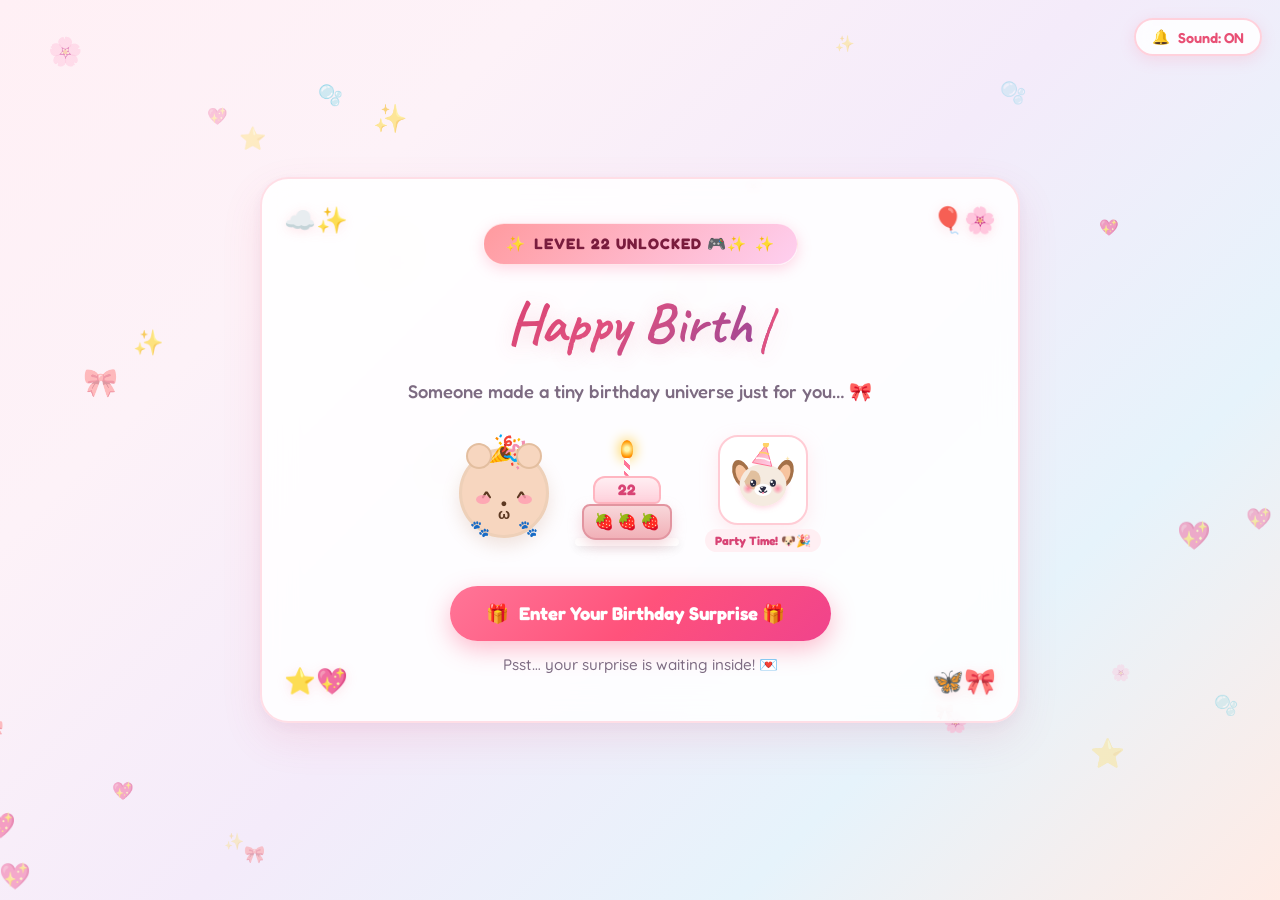
<file: index.html>
<!DOCTYPE html>
<html lang="en">
<head>
  <meta charset="UTF-8">
  <meta name="viewport" content="width=device-width, initial-scale=1.0">
  <title>Happy 22nd Birthday Puriii! 🎂💗 | A Digital Birthday Surprise</title>
  <meta name="description" content="A cute, interactive, personalized 22nd birthday surprise adventure for Puriii!">
  <link rel="icon" href="data:image/svg+xml,<svg xmlns=%22http://www.w3.org/2000/svg%22 viewBox=%220%22%3E<text y=%2226%22 font-size=%2224%22>🎂</text></svg>">

  <!-- Google Fonts: Handwritten & Rounded Cute Aesthetics -->
  <link rel="preconnect" href="https://fonts.googleapis.com">
  <link rel="preconnect" href="https://fonts.gstatic.com" crossorigin>
  <link href="https://fonts.googleapis.com/css2?family=Caveat:wght@600;700&family=Fredoka:wght@400;500;600;700&family=Patrick+Hand&family=Quicksand:wght@500;600;700&display=swap" rel="stylesheet">

  <style>
/* ==========================================================================
   PURI'S 22ND BIRTHDAY SURPRISE — STYLESHEET
   Aesthetics: Pastel Pink, Lavender, Baby Blue, Creamy White & Soft Peach
   ========================================================================== */

:root {
  --font-handwriting: 'Caveat', 'Patrick Hand', cursive;
  --font-display: 'Fredoka', 'Quicksand', sans-serif;
  --font-body: 'Quicksand', 'Nunito', sans-serif;

  /* Curated Pastel Color Palette */
  --color-primary: #ff7597;
  --color-primary-light: #ffd1dc;
  --color-primary-dark: #e85075;
  --color-baby-pink: #fff0f5;
  --color-lavender: #e6e6fa;
  --color-lavender-dark: #9d84b7;
  --color-baby-blue: #d8f0fa;
  --color-soft-peach: #ffe5d9;
  --color-cream: #fffdf9;
  --color-gold: #ffbe0b;

  --color-text-main: #4a3e4d;
  --color-text-muted: #7d6b82;
  --color-text-heading: #d84374;

  --card-bg: rgba(255, 255, 255, 0.88);
  --card-border: rgba(255, 209, 220, 0.7);
  --card-shadow: 0 16px 40px rgba(232, 80, 117, 0.12), 0 4px 12px rgba(157, 132, 183, 0.08);

  --radius-lg: 28px;
  --radius-md: 20px;
  --radius-sm: 12px;
  --radius-full: 9999px;

  --transition-smooth: all 0.4s cubic-bezier(0.34, 1.56, 0.64, 1);
  --transition-fast: all 0.2s ease;
}

/* --------------------------------------------------------------------------
   Reset & Base Styles
   -------------------------------------------------------------------------- */
* {
  margin: 0;
  padding: 0;
  box-sizing: border-box;
  -webkit-tap-highlight-color: transparent;
}

html, body {
  width: 100%;
  min-height: 100vh;
  overflow-x: hidden;
  font-family: var(--font-body);
  color: var(--color-text-main);
  background: linear-gradient(135deg, #fff0f5 0%, #fdf2f8 25%, #f4ebfa 50%, #e6f3fb 75%, #ffebe5 100%);
  background-attachment: fixed;
  font-size: 16px;
  line-height: 1.6;
}

/* Background Ambient Canvas for Floating Sparkles & Hearts */
#ambient-canvas {
  position: fixed;
  top: 0;
  left: 0;
  width: 100vw;
  height: 100vh;
  pointer-events: none;
  z-index: 1;
}

/* Sound Toggle Button */
.sound-toggle {
  position: fixed;
  top: 18px;
  right: 18px;
  z-index: 100;
  display: inline-flex;
  align-items: center;
  gap: 8px;
  background: rgba(255, 255, 255, 0.85);
  backdrop-filter: blur(8px);
  border: 2px solid var(--color-primary-light);
  border-radius: var(--radius-full);
  padding: 8px 16px;
  font-family: var(--font-display);
  font-size: 0.9rem;
  font-weight: 600;
  color: var(--color-primary-dark);
  cursor: pointer;
  box-shadow: 0 4px 15px rgba(255, 117, 151, 0.18);
  transition: var(--transition-smooth);
}

.sound-toggle:hover {
  transform: translateY(-2px) scale(1.04);
  background: #ffffff;
  border-color: var(--color-primary);
}

/* --------------------------------------------------------------------------
   Main Layout & Screen Containers
   -------------------------------------------------------------------------- */
.app-container {
  position: relative;
  z-index: 10;
  width: 100%;
  min-height: 100vh;
  display: flex;
  justify-content: center;
  align-items: center;
  padding: 24px 16px;
}

/* Screen Switching */
.screen {
  display: none;
  width: 100%;
  max-width: 760px;
  animation: screenFadeIn 0.6s cubic-bezier(0.16, 1, 0.3, 1) forwards;
}

.screen.screen-active {
  display: block;
}

@keyframes screenFadeIn {
  from {
    opacity: 0;
    transform: translateY(24px) scale(0.97);
  }
  to {
    opacity: 1;
    transform: translateY(0) scale(1);
  }
}

/* Glass-style Cards */
.screen-content {
  position: relative;
  background: var(--card-bg);
  backdrop-filter: blur(16px);
  -webkit-backdrop-filter: blur(16px);
  border: 2px solid var(--card-border);
  border-radius: var(--radius-lg);
  box-shadow: var(--card-shadow);
  padding: 44px 36px;
  text-align: center;
  overflow: hidden;
}

/* Floating Corner Decorative Elements */
.deco-item {
  position: absolute;
  font-size: 1.6rem;
  user-select: none;
  pointer-events: none;
  opacity: 0.85;
  filter: drop-shadow(0 2px 6px rgba(255, 182, 193, 0.4));
  animation: floatBob 4s ease-in-out infinite;
}

.deco-top-left { top: 20px; left: 22px; animation-delay: 0s; }
.deco-top-right { top: 20px; right: 22px; animation-delay: 1.2s; }
.deco-bottom-left { bottom: 20px; left: 22px; animation-delay: 2.1s; }
.deco-bottom-right { bottom: 20px; right: 22px; animation-delay: 0.7s; }

@keyframes floatBob {
  0%, 100% { transform: translateY(0) rotate(0deg); }
  50% { transform: translateY(-8px) rotate(4deg); }
}

/* --------------------------------------------------------------------------
   SCREEN ONE: WELCOME SCREEN
   -------------------------------------------------------------------------- */
.badge-container {
  margin-bottom: 20px;
}

.birthday-badge {
  display: inline-flex;
  align-items: center;
  gap: 8px;
  background: linear-gradient(135deg, #ff9a9e 0%, #fecfef 99%);
  color: #7a1c3d;
  font-family: var(--font-display);
  font-weight: 700;
  font-size: 0.95rem;
  letter-spacing: 1px;
  padding: 8px 22px;
  border-radius: var(--radius-full);
  box-shadow: 0 4px 14px rgba(254, 114, 159, 0.28);
  border: 1px solid rgba(255, 255, 255, 0.7);
  animation: badgePulse 2.5s infinite ease-in-out;
}

@keyframes badgePulse {
  0%, 100% { transform: scale(1); box-shadow: 0 4px 14px rgba(254, 114, 159, 0.28); }
  50% { transform: scale(1.04); box-shadow: 0 6px 20px rgba(254, 114, 159, 0.45); }
}

/* Typewriter Title */
.title-container {
  position: relative;
  min-height: 80px;
  display: flex;
  justify-content: center;
  align-items: center;
  margin-bottom: 12px;
}

.birthday-title {
  font-family: var(--font-handwriting);
  font-size: 3.6rem;
  font-weight: 700;
  line-height: 1.2;
  color: var(--color-text-heading);
  background: linear-gradient(135deg, #d84374 0%, #e05281 40%, #90479e 100%);
  -webkit-background-clip: text;
  -webkit-text-fill-color: transparent;
  text-shadow: 0 4px 20px rgba(232, 80, 117, 0.2);
}

.typewriter-cursor {
  display: inline-block;
  margin-left: 4px;
  font-size: 3.2rem;
  font-weight: 400;
  color: #e05281;
  -webkit-text-fill-color: #e05281;
  animation: blinkCursor 0.8s infinite;
  vertical-align: middle;
}

@keyframes blinkCursor {
  0%, 100% { opacity: 1; }
  50% { opacity: 0; }
}

.birthday-subtitle {
  font-family: var(--font-display);
  font-size: 1.15rem;
  font-weight: 500;
  color: var(--color-text-muted);
  margin-bottom: 28px;
}

/* Kawaii Mascot Stage */
.mascot-stage {
  display: flex;
  justify-content: center;
  align-items: center;
  gap: 28px;
  margin: 20px 0 34px;
  flex-wrap: wrap;
}

/* Handmade CSS Kawaii Bear Mascot */
.cute-bear-mascot {
  position: relative;
  width: 90px;
  height: 90px;
  background: #f7d6bf;
  border-radius: 50%;
  box-shadow: 0 8px 18px rgba(184, 126, 92, 0.2);
  border: 3px solid #eed0b8;
  animation: bearWiggle 3.5s ease-in-out infinite;
}

@keyframes bearWiggle {
  0%, 100% { transform: translateY(0) rotate(0deg); }
  25% { transform: translateY(-6px) rotate(-4deg); }
  75% { transform: translateY(-4px) rotate(4deg); }
}

.bear-hat {
  position: absolute;
  top: -24px;
  left: 28px;
  font-size: 1.8rem;
  transform: rotate(15deg);
}

.bear-ear {
  position: absolute;
  top: -8px;
  width: 26px;
  height: 26px;
  background: #f7d6bf;
  border-radius: 50%;
  border: 2px solid #e3be9f;
}
.ear-left { left: 4px; }
.ear-right { right: 4px; }

.bear-eyes {
  position: absolute;
  top: 32px;
  left: 0;
  right: 0;
  display: flex;
  justify-content: center;
  gap: 24px;
  font-weight: 800;
  font-size: 1.1rem;
  color: #5c3821;
}

.bear-blush {
  position: absolute;
  top: 44px;
  width: 14px;
  height: 9px;
  background: #ff9cb2;
  border-radius: 50%;
  opacity: 0.8;
}
.blush-left { left: 14px; }
.blush-right { right: 14px; }

.bear-muzzle {
  position: absolute;
  bottom: 14px;
  left: 50%;
  transform: translateX(-50%);
  display: flex;
  flex-direction: column;
  align-items: center;
  line-height: 0.9;
}
.bear-muzzle .nose {
  font-size: 0.7rem;
  color: #5c3821;
}
.bear-muzzle .mouth {
  font-size: 0.9rem;
  color: #5c3821;
  font-weight: 700;
}

.bear-paws {
  position: absolute;
  bottom: -6px;
  left: 0;
  right: 0;
  display: flex;
  justify-content: space-between;
  padding: 0 8px;
  font-size: 1rem;
}

/* Handmade Kawaii Birthday Cake */
.kawaii-cake {
  position: relative;
  width: 100px;
  display: flex;
  flex-direction: column;
  align-items: center;
  animation: cakeHover 3s ease-in-out infinite;
}

@keyframes cakeHover {
  0%, 100% { transform: translateY(0); }
  50% { transform: translateY(-8px); }
}

.cake-candle {
  position: relative;
  display: flex;
  flex-direction: column;
  align-items: center;
}
.flame {
  width: 12px;
  height: 18px;
  background: radial-gradient(circle, #fff7ad 20%, #ff9800 70%, #ff5722 100%);
  border-radius: 50% 50% 35% 35%;
  animation: flicker 1s infinite alternate ease-in-out;
  box-shadow: 0 0 14px #ffc107;
}
@keyframes flicker {
  0% { transform: scale(1) rotate(-2deg); opacity: 0.9; }
  100% { transform: scale(1.15) rotate(3deg); opacity: 1; }
}

.candle-stick {
  width: 6px;
  height: 18px;
  background: repeating-linear-gradient(45deg, #ff7597, #ff7597 4px, #ffffff 4px, #ffffff 8px);
  border-radius: 3px;
}

.cake-top-layer {
  position: relative;
  width: 68px;
  height: 28px;
  background: linear-gradient(180deg, #ffeef2 0%, #ffd1dc 100%);
  border-radius: 12px 12px 6px 6px;
  display: flex;
  justify-content: center;
  align-items: center;
  border: 2px solid #ffb6c1;
}

.cake-number {
  font-family: var(--font-display);
  font-size: 0.95rem;
  font-weight: 800;
  color: #d84374;
}

.cake-bottom-layer {
  position: relative;
  width: 90px;
  height: 36px;
  background: linear-gradient(180deg, #f8d7da 0%, #f1b0b7 100%);
  border-radius: 8px 8px 14px 14px;
  display: flex;
  justify-content: space-around;
  align-items: center;
  padding: 0 8px;
  border: 2px solid #e295a0;
  box-shadow: 0 6px 14px rgba(226, 149, 160, 0.35);
}

.cake-bottom-layer .strawberry {
  font-size: 1rem;
}

.cake-plate {
  width: 104px;
  height: 8px;
  background: #ffffff;
  border-radius: 20px;
  box-shadow: 0 3px 8px rgba(0, 0, 0, 0.08);
  margin-top: -2px;
}

/* GIF sticker container */
.gif-container {
  display: flex;
  flex-direction: column;
  align-items: center;
  gap: 4px;
}

.cute-gif-sticker {
  width: 90px;
  height: 90px;
  object-fit: contain;
  background: #ffffff;
  padding: 6px;
  border-radius: var(--radius-md);
  border: 2px solid #ffccd5;
  box-shadow: 0 6px 18px rgba(255, 182, 193, 0.28);
  transition: transform 0.3s ease;
}

.cute-gif-sticker:hover {
  transform: scale(1.08) rotate(3deg);
}

.gif-tag {
  font-family: var(--font-display);
  font-size: 0.75rem;
  font-weight: 700;
  background: #ffeff3;
  color: #d84374;
  padding: 2px 10px;
  border-radius: var(--radius-full);
}

/* CTA Buttons */
.cta-section {
  display: flex;
  flex-direction: column;
  align-items: center;
  gap: 12px;
}

.btn-primary {
  background: linear-gradient(135deg, #ff7597 0%, #ff527b 50%, #f0438c 100%);
  color: #ffffff;
  border: none;
  font-family: var(--font-display);
  font-size: 1.15rem;
  font-weight: 700;
  padding: 16px 36px;
  border-radius: var(--radius-full);
  cursor: pointer;
  box-shadow: 0 8px 24px rgba(255, 82, 123, 0.38);
  transition: var(--transition-smooth);
  display: inline-flex;
  align-items: center;
  gap: 10px;
}

.btn-primary:hover {
  transform: translateY(-3px) scale(1.03);
  box-shadow: 0 12px 30px rgba(255, 82, 123, 0.5);
}

.btn-primary:active {
  transform: translateY(1px) scale(0.98);
}

.pulse-btn {
  animation: softPulse 2.2s infinite;
}

@keyframes softPulse {
  0%, 100% { box-shadow: 0 8px 24px rgba(255, 82, 123, 0.38); }
  50% { box-shadow: 0 10px 32px rgba(255, 82, 123, 0.65); }
}

.cta-caption {
  font-size: 0.95rem;
  color: var(--color-text-muted);
  font-weight: 500;
}

/* --------------------------------------------------------------------------
   SCREEN TWO: INTERACTIVE BIRTHDAY GAME
   -------------------------------------------------------------------------- */
.game-badge {
  display: inline-block;
  background: #e8dbf7;
  color: #7b4397;
  font-family: var(--font-display);
  font-size: 0.85rem;
  font-weight: 700;
  padding: 4px 14px;
  border-radius: var(--radius-full);
  margin-bottom: 8px;
}

.game-title {
  font-family: var(--font-display);
  font-size: 2rem;
  font-weight: 700;
  color: #633974;
  margin-bottom: 8px;
}

.game-mission {
  font-size: 1.05rem;
  color: var(--color-text-muted);
  margin-bottom: 24px;
}

/* Stepper Progress Bar */
.quest-progress-box {
  margin-bottom: 24px;
}

.quest-steps {
  display: flex;
  align-items: center;
  justify-content: center;
  gap: 8px;
  max-width: 420px;
  margin: 0 auto;
}

.step-item {
  display: flex;
  flex-direction: column;
  align-items: center;
  gap: 4px;
}

.step-circle {
  width: 36px;
  height: 36px;
  border-radius: 50%;
  background: #f0e6f5;
  border: 2px solid #c7b8ea;
  color: #9d84b7;
  display: flex;
  align-items: center;
  justify-content: center;
  font-family: var(--font-display);
  font-weight: 700;
  font-size: 0.95rem;
  transition: var(--transition-smooth);
}

.step-label {
  font-size: 0.75rem;
  font-weight: 600;
  color: var(--color-text-muted);
}

.step-connector {
  flex: 1;
  height: 4px;
  background: #e6dded;
  border-radius: 2px;
  margin-bottom: 18px;
  transition: var(--transition-smooth);
}

.step-item.step-active .step-circle {
  background: #ff7597;
  border-color: #ff527b;
  color: #ffffff;
  box-shadow: 0 4px 12px rgba(255, 117, 151, 0.4);
}

.step-item.step-done .step-circle {
  background: #a8e6cf;
  border-color: #56ab2f;
  color: #2e7d32;
}

.step-connector.active-bar {
  background: linear-gradient(90deg, #a8e6cf, #ff7597);
}

/* Stage 1: Hearts Arena */
.hearts-mission-hud {
  display: flex;
  align-items: center;
  justify-content: space-between;
  background: rgba(255, 238, 242, 0.85);
  border: 2px dashed #ffb6c1;
  border-radius: var(--radius-md);
  padding: 12px 20px;
  margin-bottom: 16px;
  flex-wrap: wrap;
  gap: 10px;
}

.hearts-counter-pill {
  display: flex;
  align-items: center;
  gap: 6px;
  font-family: var(--font-display);
  font-weight: 700;
  font-size: 1.1rem;
  color: #d84374;
}

.counter-number {
  font-size: 1.4rem;
  color: #e0245e;
}

.hearts-pips {
  display: flex;
  gap: 6px;
  font-size: 1.3rem;
}

.hearts-instruction {
  font-size: 1rem;
  font-weight: 600;
  color: var(--color-text-muted);
  margin-bottom: 16px;
}

/* Play Arena for Floating Hearts */
.heart-play-arena {
  position: relative;
  width: 100%;
  height: 280px;
  background: linear-gradient(180deg, #fffafd 0%, #fdf0f7 100%);
  border: 2px solid #ffd1dc;
  border-radius: var(--radius-md);
  overflow: hidden;
  box-shadow: inset 0 2px 8px rgba(255, 182, 193, 0.15);
  cursor: crosshair;
  touch-action: manipulation;
}

.floating-target-heart {
  position: absolute;
  font-size: 2.4rem;
  cursor: pointer;
  user-select: none;
  filter: drop-shadow(0 4px 10px rgba(255, 105, 180, 0.35));
  transition: transform 0.15s ease-out;
  animation: heartFloatUp 4.5s linear infinite;
  display: flex;
  align-items: center;
  justify-content: center;
}

.floating-target-heart:hover {
  transform: scale(1.3) !important;
}

.floating-target-heart:active {
  transform: scale(0.9) !important;
}

@keyframes heartFloatUp {
  0% {
    transform: translateY(320px) scale(0.8) rotate(0deg);
    opacity: 0;
  }
  15% {
    opacity: 1;
  }
  85% {
    opacity: 1;
  }
  100% {
    transform: translateY(-60px) scale(1.1) rotate(15deg);
    opacity: 0;
  }
}

/* Floating Pop Indicator when Heart is Caught */
.heart-pop-particle {
  position: absolute;
  pointer-events: none;
  font-family: var(--font-display);
  font-weight: 800;
  font-size: 1.1rem;
  color: #e0245e;
  animation: floatPopOut 0.8s cubic-bezier(0.16, 1, 0.3, 1) forwards;
  z-index: 50;
  text-shadow: 0 2px 6px rgba(255, 255, 255, 0.8);
}

@keyframes floatPopOut {
  0% { transform: translate(-50%, -50%) scale(0.5); opacity: 1; }
  100% { transform: translate(-50%, -100px) scale(1.2); opacity: 0; }
}

.game-helpers {
  margin-top: 14px;
}

.btn-secondary {
  background: rgba(255, 255, 255, 0.8);
  border: 2px solid #c7b8ea;
  color: #6a4c93;
  font-family: var(--font-display);
  font-weight: 600;
  padding: 10px 22px;
  border-radius: var(--radius-full);
  cursor: pointer;
  transition: var(--transition-fast);
}

.btn-secondary:hover {
  background: #f7f3fb;
  border-color: #9d84b7;
  transform: translateY(-2px);
}

.btn-sm {
  font-size: 0.85rem;
  padding: 6px 16px;
}

/* Stage 2: Mystery Gift Box */
.stage-hidden {
  display: none !important;
}

.unlock-celebration-banner {
  background: linear-gradient(135deg, #fff0f5 0%, #fdf2f8 100%);
  border: 2px solid #ffb6c1;
  border-radius: var(--radius-md);
  padding: 16px;
  margin-bottom: 24px;
  animation: bounceIn 0.6s cubic-bezier(0.34, 1.56, 0.64, 1);
}

@keyframes bounceIn {
  from { opacity: 0; transform: scale(0.85); }
  to { opacity: 1; transform: scale(1); }
}

.cheer-emoji { font-size: 2rem; margin-bottom: 4px; }
.cheer-title {
  font-family: var(--font-display);
  font-size: 1.35rem;
  font-weight: 700;
  color: #d84374;
}
.cheer-text {
  font-size: 0.95rem;
  color: var(--color-text-muted);
}

/* Interactive 3D Gift Box */
.gift-wrapper {
  display: flex;
  flex-direction: column;
  align-items: center;
  margin: 20px 0 28px;
}

.gift-box-interactive {
  position: relative;
  width: 140px;
  height: 140px;
  cursor: pointer;
  user-select: none;
  animation: giftTempt 2s ease-in-out infinite;
  transform-origin: bottom center;
}

@keyframes giftTempt {
  0%, 100% { transform: rotate(0deg) scale(1); }
  25% { transform: rotate(-3deg) scale(1.02); }
  75% { transform: rotate(3deg) scale(1.02); }
}

.gift-aura {
  position: absolute;
  top: -15px;
  left: -15px;
  right: -15px;
  bottom: -15px;
  background: radial-gradient(circle, rgba(255, 182, 193, 0.6) 0%, rgba(255, 255, 255, 0) 70%);
  border-radius: 50%;
  animation: auraGlow 2s infinite alternate;
}

@keyframes auraGlow {
  0% { transform: scale(0.9); opacity: 0.6; }
  100% { transform: scale(1.15); opacity: 1; }
}

.gift-lid {
  position: absolute;
  top: 0;
  left: 0;
  width: 140px;
  height: 38px;
  z-index: 5;
  transition: transform 0.6s cubic-bezier(0.34, 1.56, 0.64, 1);
}

.gift-lid.opened {
  transform: translateY(-45px) rotate(-18deg);
}

.gift-bow {
  position: absolute;
  top: -24px;
  left: 50%;
  transform: translateX(-50%);
  font-size: 2.4rem;
  filter: drop-shadow(0 3px 6px rgba(255, 82, 123, 0.35));
}

.gift-lid-base {
  width: 100%;
  height: 100%;
  background: linear-gradient(135deg, #ff7597 0%, #ff527b 100%);
  border-radius: 12px 12px 6px 6px;
  box-shadow: 0 4px 10px rgba(255, 82, 123, 0.3);
  border: 2px solid #ffffff;
}

.gift-body {
  position: absolute;
  bottom: 0;
  left: 10px;
  width: 120px;
  height: 105px;
  background: linear-gradient(135deg, #ffd1dc 0%, #ffb6c1 100%);
  border-radius: 6px 6px 14px 14px;
  box-shadow: 0 10px 24px rgba(255, 117, 151, 0.3);
  border: 2px solid #ffffff;
  overflow: hidden;
}

.gift-ribbon-v {
  position: absolute;
  top: 0;
  left: 50%;
  transform: translateX(-50%);
  width: 22px;
  height: 100%;
  background: #ff527b;
}

.gift-ribbon-h {
  position: absolute;
  top: 50%;
  left: 0;
  transform: translateY(-50%);
  width: 100%;
  height: 22px;
  background: #ff527b;
}

.gift-tag-label {
  position: absolute;
  bottom: 10px;
  right: 8px;
  background: #ffffff;
  padding: 3px 8px;
  font-size: 0.75rem;
  font-family: var(--font-display);
  font-weight: 700;
  color: #d84374;
  border-radius: 6px;
  box-shadow: 0 2px 6px rgba(0, 0, 0, 0.1);
  transform: rotate(-6deg);
}

.gift-prompt-text {
  font-family: var(--font-display);
  font-weight: 600;
  font-size: 1.05rem;
  color: #d84374;
  margin-top: 14px;
  animation: pulsePrompt 1.8s infinite;
}

@keyframes pulsePrompt {
  0%, 100% { opacity: 0.8; }
  50% { opacity: 1; transform: scale(1.02); }
}

/* Unlocked Panel */
.gift-unlocked-panel {
  background: #ffffff;
  border: 2px solid #ffb6c1;
  border-radius: var(--radius-md);
  padding: 24px;
  box-shadow: 0 8px 24px rgba(255, 117, 151, 0.2);
  display: flex;
  flex-direction: column;
  align-items: center;
  gap: 16px;
  animation: slideUpFade 0.6s cubic-bezier(0.16, 1, 0.3, 1);
}

@keyframes slideUpFade {
  from { opacity: 0; transform: translateY(20px); }
  to { opacity: 1; transform: translateY(0); }
}

.gift-unlocked-panel.hidden {
  display: none;
}

.yay-badge {
  background: linear-gradient(135deg, #ffeef2 0%, #ffd1dc 100%);
  color: #d84374;
  font-family: var(--font-display);
  font-weight: 700;
  font-size: 1.2rem;
  padding: 6px 18px;
  border-radius: var(--radius-full);
}

.unlocked-gif-row {
  display: flex;
  align-items: center;
  gap: 16px;
  max-width: 480px;
}

.mini-celebrate-gif {
  width: 80px;
  height: 80px;
  border-radius: var(--radius-md);
  object-fit: contain;
  background: #ffffff;
  padding: 4px;
  border: 2px solid #ffccd5;
  box-shadow: 0 4px 14px rgba(255, 182, 193, 0.25);
}

.unlocked-cheer-speech {
  font-size: 0.95rem;
  font-style: italic;
  color: var(--color-text-main);
  text-align: left;
}

/* --------------------------------------------------------------------------
   SCREEN THREE: THE PERSONAL BIRTHDAY WISH
   -------------------------------------------------------------------------- */
.letter-card {
  padding: 44px 36px;
  background: #fffdfb;
}

.letter-header {
  margin-bottom: 24px;
}

.letter-seal {
  font-size: 2.4rem;
  margin-bottom: 6px;
  animation: floatBob 3s ease-in-out infinite;
}

.letter-main-title {
  font-family: var(--font-handwriting);
  font-size: 2.8rem;
  font-weight: 700;
  color: #c03867;
  line-height: 1.2;
}

.letter-subtitle {
  font-family: var(--font-display);
  font-size: 1.1rem;
  font-weight: 600;
  color: var(--color-lavender-dark);
}

/* Photograph Showcase (Screen Three Exclusive) */
.photo-showcase-container {
  display: flex;
  justify-content: center;
  margin: 16px 0 32px;
}

.photo-frame-outer {
  position: relative;
  display: inline-block;
  padding: 14px;
  background: linear-gradient(135deg, #ffeef2 0%, #f7e8ff 50%, #e6f3fb 100%);
  border-radius: 26px;
  box-shadow: 0 14px 34px rgba(232, 80, 117, 0.18), 0 4px 10px rgba(0, 0, 0, 0.05);
  border: 3px solid rgba(255, 255, 255, 0.95);
  animation: photoGentlyFloat 4s ease-in-out infinite;
}

@keyframes photoGentlyFloat {
  0%, 100% { transform: translateY(0); }
  50% { transform: translateY(-6px); }
}

.photo-frame-inner {
  border-radius: 18px;
  overflow: hidden;
  background: #ffffff;
  display: flex;
  justify-content: center;
  align-items: center;
}

.letter-photo {
  display: block;
  width: auto;
  max-width: 280px;
  height: auto;
  max-height: 380px;
  object-fit: contain;
  border-radius: 18px;
  transition: transform 0.4s ease;
}

.letter-photo:hover {
  transform: scale(1.02);
}

/* Photo Corner Decorations */
.photo-deco-heart {
  position: absolute;
  font-size: 1.5rem;
  user-select: none;
  filter: drop-shadow(0 2px 5px rgba(255, 105, 180, 0.4));
  animation: heartbeat 2s infinite ease-in-out;
}

.deco-p-1 { top: -8px; left: -8px; animation-delay: 0s; }
.deco-p-2 { top: -8px; right: -8px; animation-delay: 0.5s; }
.deco-p-3 { bottom: 24px; left: -10px; animation-delay: 1s; }
.deco-p-4 { bottom: 24px; right: -10px; animation-delay: 1.5s; }

@keyframes heartbeat {
  0%, 100% { transform: scale(1); }
  50% { transform: scale(1.2); }
}

.photo-caption-tag {
  margin-top: 10px;
  font-family: var(--font-display);
  font-size: 0.88rem;
  font-weight: 700;
  color: #7d446b;
  display: flex;
  align-items: center;
  justify-content: center;
  gap: 6px;
}

/* The Personal Birthday Letter Paper */
.birthday-letter-paper {
  position: relative;
  background: #ffffff;
  border: 1px solid #ffe1eb;
  border-radius: var(--radius-md);
  padding: 34px 28px;
  text-align: left;
  box-shadow: 0 8px 26px rgba(216, 67, 116, 0.08);
  margin-bottom: 30px;
  line-height: 1.85;
}

.paper-texture-glow {
  position: absolute;
  top: 0;
  left: 0;
  right: 0;
  bottom: 0;
  pointer-events: none;
  border-radius: var(--radius-md);
  box-shadow: inset 0 0 40px rgba(255, 230, 240, 0.4);
}

.letter-paragraph {
  margin-bottom: 20px;
  font-size: 1.05rem;
  color: #3b303e;
  letter-spacing: 0.2px;
}

.letter-salutation {
  font-family: var(--font-handwriting);
  font-size: 2.2rem;
  font-weight: 700;
  color: #d84374;
  margin-bottom: 18px;
  line-height: 1.2;
}

.highlight-paragraph {
  background: linear-gradient(90deg, #fff2f6 0%, #faf3ff 100%);
  padding: 12px 18px;
  border-left: 4px solid #ff7597;
  border-radius: 4px 10px 10px 4px;
  font-weight: 600;
  color: #442a42;
}

.letter-signoff {
  font-family: var(--font-handwriting);
  font-size: 2rem;
  font-weight: 700;
  color: #90479e;
  margin-top: 24px;
  margin-bottom: 12px;
}

.letter-footer-note {
  margin-top: 26px;
  padding-top: 18px;
  border-top: 1px dashed #ffd1dc;
  font-family: var(--font-display);
  font-size: 0.9rem;
  font-weight: 600;
  color: var(--color-text-muted);
  text-align: center;
}

/* Extra Surprises Area */
.final-surprises-section {
  display: flex;
  flex-direction: column;
  align-items: center;
  gap: 24px;
}

.surprise-box-wrapper {
  display: flex;
  flex-direction: column;
  align-items: center;
  width: 100%;
}

.btn-surprise-pill {
  background: linear-gradient(135deg, #ffeef2 0%, #fed6e3 100%);
  color: #b83262;
  border: 2px solid #ffb6c1;
  font-family: var(--font-display);
  font-size: 1.05rem;
  font-weight: 700;
  padding: 12px 28px;
  border-radius: var(--radius-full);
  cursor: pointer;
  box-shadow: 0 4px 14px rgba(255, 117, 151, 0.2);
  transition: var(--transition-smooth);
  display: inline-flex;
  align-items: center;
  gap: 8px;
}

.btn-surprise-pill:hover {
  transform: translateY(-2px) scale(1.04);
  background: linear-gradient(135deg, #ffd1dc 0%, #ffc0d0 100%);
  box-shadow: 0 6px 18px rgba(255, 117, 151, 0.35);
}

.final-surprise-card {
  margin-top: 16px;
  background: linear-gradient(135deg, #fff7ea 0%, #ffeef3 100%);
  border: 2px dashed #f6b5c0;
  border-radius: var(--radius-md);
  padding: 18px 24px;
  max-width: 500px;
  box-shadow: 0 6px 18px rgba(246, 181, 192, 0.25);
  animation: slideUpFade 0.5s cubic-bezier(0.16, 1, 0.3, 1);
}

.final-surprise-card.hidden {
  display: none;
}

.surprise-cake-float {
  font-size: 1.8rem;
  margin-bottom: 6px;
}

.surprise-message-text {
  font-family: var(--font-display);
  font-size: 1.05rem;
  font-weight: 600;
  color: #7b294e;
  line-height: 1.6;
}

/* Interactive Floating Heart Popper */
.tap-heart-zone {
  display: flex;
  justify-content: center;
}

.heart-popper-btn {
  background: transparent;
  border: none;
  cursor: pointer;
  display: flex;
  flex-direction: column;
  align-items: center;
  gap: 6px;
  transition: transform 0.2s cubic-bezier(0.34, 1.56, 0.64, 1);
}

.heart-popper-btn:hover {
  transform: scale(1.1);
}

.heart-popper-btn:active {
  transform: scale(0.92);
}

.huge-heart {
  font-size: 2.8rem;
  filter: drop-shadow(0 4px 10px rgba(255, 82, 123, 0.35));
  animation: heartbeat 1.5s infinite ease-in-out;
}

.heart-burst-label {
  font-family: var(--font-display);
  font-size: 0.88rem;
  font-weight: 600;
  color: var(--color-primary-dark);
}

/* Bursting Love Hearts */
.flying-love-heart {
  position: fixed;
  pointer-events: none;
  z-index: 9999;
  font-size: 1.8rem;
  animation: flyAndFade 1.2s ease-out forwards;
}

@keyframes flyAndFade {
  0% {
    transform: translate(-50%, -50%) scale(0.6) rotate(0deg);
    opacity: 1;
  }
  100% {
    transform: translate(calc(-50% + var(--dx)), calc(-50% + var(--dy))) scale(1.3) rotate(var(--rot));
    opacity: 0;
  }
}

/* Replay Button */
.replay-section {
  margin-top: 8px;
}

/* --------------------------------------------------------------------------
   Mobile & Responsive Adaptations
   -------------------------------------------------------------------------- */
@media (max-width: 640px) {
  .app-container {
    padding: 16px 12px;
  }

  .screen-content {
    padding: 32px 18px;
    border-radius: var(--radius-md);
  }

  .birthday-title {
    font-size: 2.6rem;
  }

  .typewriter-cursor {
    font-size: 2.4rem;
  }

  .birthday-subtitle {
    font-size: 1rem;
    margin-bottom: 20px;
  }

  .mascot-stage {
    gap: 16px;
  }

  .cute-bear-mascot {
    width: 76px;
    height: 76px;
  }

  .kawaii-cake {
    width: 86px;
  }

  .btn-primary {
    font-size: 1.05rem;
    padding: 14px 28px;
    width: 100%;
    justify-content: center;
  }

  .heart-play-arena {
    height: 240px;
  }

  .letter-main-title {
    font-size: 2.2rem;
  }

  .letter-photo {
    max-width: 240px;
    max-height: 330px;
  }

  .birthday-letter-paper {
    padding: 24px 18px;
    font-size: 0.98rem;
  }

  .letter-salutation {
    font-size: 1.8rem;
  }

  .letter-signoff {
    font-size: 1.6rem;
  }
}

/* Reduced Motion Preference Accessibility */
@media (prefers-reduced-motion: reduce) {
  *, *::before, *::after {
    animation-duration: 0.01ms !important;
    animation-iteration-count: 1 !important;
    transition-duration: 0.01ms !important;
  }
  .typewriter-cursor {
    display: none;
  }
}

</style>
</head>
<body>
  <!-- Ambient Background Canvas for Floating Pastel Hearts & Sparkles -->
  <canvas id="ambient-canvas"></canvas>

  <!-- Sound Toggle (Web Audio Synthesized Chimes - zero external file dependency!) -->
  <button id="sound-toggle-btn" class="sound-toggle" aria-label="Toggle Birthday Chimes">
    <span class="sound-icon">🔔</span>
    <span class="sound-text">Sound: ON</span>
  </button>

  <!-- Main Container -->
  <main class="app-container">

    <!-- ========================================================
         SCREEN ONE: THE BIRTHDAY WELCOME SCREEN
         ======================================================== -->
    <section id="screen-1" class="screen screen-active" aria-label="Birthday Welcome Screen">
      <div class="screen-content welcome-card">
        
        <!-- Floating decorative corner elements -->
        <div class="deco-item deco-cloud deco-top-left" aria-hidden="true">☁️✨</div>
        <div class="deco-item deco-balloon deco-top-right" aria-hidden="true">🎈🌸</div>
        <div class="deco-item deco-star deco-bottom-left" aria-hidden="true">⭐💖</div>
        <div class="deco-item deco-butterfly deco-bottom-right" aria-hidden="true">🦋🎀</div>

        <!-- Birthday Badge -->
        <div class="badge-container">
          <span class="birthday-badge">
            <span class="badge-sparkle">✨</span>
            LEVEL 22 UNLOCKED 🎮✨
            <span class="badge-sparkle">✨</span>
          </span>
        </div>

        <!-- Typewriter Animated Heading -->
        <div class="title-container">
          <h1 class="birthday-title" id="typewriter-heading">
            <span id="typewriter-text"></span><span class="typewriter-cursor" id="typewriter-cursor">|</span>
          </h1>
          <div class="title-sparkles-burst" id="title-burst" aria-hidden="true"></div>
        </div>

        <!-- Subtitle -->
        <p class="birthday-subtitle">
          Someone made a tiny birthday universe just for you… 🎀
        </p>

        <!-- Kawaii Central Animated Mascot & Cake Illustration -->
        <div class="mascot-stage">
          <div class="cute-bear-mascot" title="Birthday Bear">
            <div class="bear-hat">🎉</div>
            <div class="bear-face">
              <div class="bear-ear ear-left"></div>
              <div class="bear-ear ear-right"></div>
              <div class="bear-eyes">
                <span class="eye">^</span>
                <span class="eye">^</span>
              </div>
              <div class="bear-blush blush-left"></div>
              <div class="bear-blush blush-right"></div>
              <div class="bear-muzzle">
                <span class="nose">●</span>
                <span class="mouth">ω</span>
              </div>
            </div>
            <div class="bear-paws">
              <span class="paw">🐾</span>
              <span class="paw">🐾</span>
            </div>
          </div>

          <!-- Animated Birthday Cake -->
          <div class="kawaii-cake" title="Birthday Cake for 22">
            <div class="cake-candle">
              <div class="flame"></div>
              <div class="candle-stick"></div>
            </div>
            <div class="cake-top-layer">
              <span class="frosting-drip"></span>
              <span class="cake-number">22</span>
            </div>
            <div class="cake-bottom-layer">
              <span class="strawberry">🍓</span>
              <span class="strawberry">🍓</span>
              <span class="strawberry">🍓</span>
            </div>
            <div class="cake-plate"></div>
          </div>

          <!-- Cute Animated Sticker / Mascot -->
          <div class="gif-container" id="welcome-gif-box">
            <img src="[data-uri]" 
                 alt="Cute birthday celebration puppy with dog ears" 
                 class="cute-gif-sticker"
                 loading="eager">
            <div class="gif-tag">Party Time! 🐶🎉</div>
          </div>
        </div>

        <!-- Call to Action -->
        <div class="cta-section">
          <button id="btn-enter-surprise" class="btn-primary pulse-btn" type="button">
            <span class="btn-icon">🎁</span>
            <span class="btn-text">Enter Your Birthday Surprise 🎁</span>
            <span class="btn-sparkle-trail"></span>
          </button>
          <p class="cta-caption">
            Psst… your surprise is waiting inside! 💌
          </p>
        </div>

      </div>
    </section>

    <!-- ========================================================
         SCREEN TWO: THE INTERACTIVE BIRTHDAY GAME
         ======================================================== -->
    <section id="screen-2" class="screen" aria-label="Interactive Birthday Adventure">
      <div class="screen-content game-card">

        <!-- Adventure Banner -->
        <div class="adventure-header">
          <div class="game-badge">MINI-QUEST 🎮</div>
          <h2 class="game-title">Welcome to Puriii's Birthday Adventure! 🧸</h2>
          <p class="game-mission">
            Your mission: Unlock your birthday surprise before the cake disappears! 🎂
          </p>
        </div>

        <!-- Progress Tracker Bar -->
        <div class="quest-progress-box">
          <div class="quest-steps">
            <div class="step-item step-done" id="step-node-1">
              <div class="step-circle">1</div>
              <span class="step-label">Arrive</span>
            </div>
            <div class="step-connector active-bar" id="bar-1-2"></div>
            <div class="step-item step-active" id="step-node-2">
              <div class="step-circle">2</div>
              <span class="step-label">Catch Hearts</span>
            </div>
            <div class="step-connector" id="bar-2-3"></div>
            <div class="step-item" id="step-node-3">
              <div class="step-circle">3</div>
              <span class="step-label">Open Gift</span>
            </div>
          </div>
        </div>

        <!-- GAME STAGE 1: CATCH THE FLOATING HEARTS -->
        <div id="game-stage-hearts" class="game-stage active-stage">
          <div class="hearts-mission-hud">
            <div class="hearts-counter-pill">
              <span class="counter-icon">💖</span>
              <span class="counter-label">Hearts Collected:</span>
              <span id="hearts-count-num" class="counter-number">0</span>
              <span class="counter-max">/ 5</span>
            </div>
            <div class="hearts-pips" id="hearts-pips-container">
              <span class="pip" id="pip-1">🤍</span>
              <span class="pip" id="pip-2">🤍</span>
              <span class="pip" id="pip-3">🤍</span>
              <span class="pip" id="pip-4">🤍</span>
              <span class="pip" id="pip-5">🤍</span>
            </div>
          </div>

          <p class="hearts-instruction">
            Tap or click the floating pastel hearts below to catch all 5! 🫧👇
          </p>

          <!-- Interactive Catching Arena -->
          <div class="heart-play-arena" id="heart-play-arena" aria-label="Catch hearts arena">
            <div class="arena-background-grid"></div>
            <!-- Hearts will be spawned dynamically by JavaScript -->
          </div>

          <!-- Accessibility / Quick Skip Alternative -->
          <div class="game-helpers">
            <button id="btn-skip-hearts" class="btn-secondary btn-sm" type="button" title="Skip to next stage">
              Skip Mini-Game ⏩
            </button>
          </div>
        </div>

        <!-- GAME STAGE 2: UNLOCK THE BIRTHDAY GIFT -->
        <div id="game-stage-gift" class="game-stage stage-hidden">
          <div class="unlock-celebration-banner">
            <div class="cheer-emoji">🎉✨</div>
            <h3 class="cheer-title">All 5 Hearts Collected! You're Amazing! 💖</h3>
            <p class="cheer-text">A special mystery package just landed for birthday boy Puri…</p>
          </div>

          <!-- Interactive 3D Animated Gift Box -->
          <div class="gift-wrapper">
            <div class="gift-box-interactive" id="mystery-gift-box" role="button" tabindex="0" aria-label="Mystery birthday gift box. Click to unwrap.">
              <div class="gift-aura"></div>
              <div class="gift-lid" id="gift-lid">
                <div class="gift-bow">🎀</div>
                <div class="gift-lid-base"></div>
              </div>
              <div class="gift-body">
                <div class="gift-ribbon-v"></div>
                <div class="gift-ribbon-h"></div>
                <div class="gift-tag-label">To: Puriii 🏷️</div>
              </div>
            </div>
            <p class="gift-prompt-text" id="gift-prompt-text">Tap the gift to unwrap your surprise! 🎀✨</p>
          </div>

          <!-- Unlocked Content (Revealed upon gift click) -->
          <div id="gift-unlocked-content" class="gift-unlocked-panel hidden">
            <div class="yay-badge">Yayyy! Your surprise is unlocked! 🎁💗</div>
            
            <div class="unlocked-gif-row">
              <img src="[data-uri]" 
                   alt="Cute celebratory kawaii kitten" 
                   class="mini-celebrate-gif"
                   loading="eager">
              <div class="unlocked-cheer-speech">
                "Special delivery ready! Your exclusive 22nd birthday letter awaits!" 💌
              </div>
            </div>

            <button id="btn-open-letter" class="btn-primary pulse-btn" type="button">
              <span class="btn-icon">💌</span>
              <span class="btn-text">Open Your Special Birthday Letter 💌</span>
            </button>
          </div>

        </div>

      </div>
    </section>

    <!-- ========================================================
         SCREEN THREE: THE PERSONAL BIRTHDAY WISH
         ======================================================== -->
    <section id="screen-3" class="screen" aria-label="Personal Birthday Wish">
      <div class="screen-content letter-card">

        <!-- Confetti Cannon Trigger Indicator -->
        <div class="letter-header">
          <div class="letter-seal">💌</div>
          <h2 class="letter-main-title">A Little Birthday Letter for My Bestest Friend 💗</h2>
          <p class="letter-subtitle">To the birthday boy turning 22… 🎂✨</p>
        </div>

        <!-- Attached Photo Section (EXCLUSIVELY ON SCREEN THREE) -->
        <div class="photo-showcase-container">
          <div class="photo-frame-outer">
            <div class="photo-deco-heart deco-p-1">💖</div>
            <div class="photo-deco-heart deco-p-2">🌸</div>
            <div class="photo-deco-heart deco-p-3">✨</div>
            <div class="photo-deco-heart deco-p-4">🎀</div>

            <div class="photo-frame-inner">
              <img src="[data-uri]" 
                   alt="A cute photograph of me and my best friend Puri celebrating together" 
                   id="bestfriend-photo" 
                   class="letter-photo" 
                   loading="eager">
            </div>

            <div class="photo-caption-tag">
              <span class="caption-pin">📌</span> Us & Countless Memories Together ♡
            </div>
          </div>
        </div>

        <!-- The Personal Birthday Letter (EXACT TEXT PRESERVED 100%) -->
        <article class="birthday-letter-paper" id="birthday-letter-paper">
          
          <div class="paper-texture-glow"></div>

          <!-- Paragraph 1 -->
          <div class="letter-paragraph letter-salutation">
            Happiest Birthday, Puriii! 💗
          </div>

          <!-- Paragraph 2 -->
          <div class="letter-paragraph">
            I never imagined I would get this close to a man in such a little time. Honestly speaking, you are the first male best friend of mine, and I am going to cherish this bond forever.
          </div>

          <!-- Paragraph 3 -->
          <div class="letter-paragraph">
            Ne epome theriyadhavan nu scene pottu sonnalum, you know you are my bestestest friend and will always have the same place in my heart as now, no matter how many miles I move away and how many new friends I make. Your place is still yours.
          </div>

          <!-- Paragraph 4 -->
          <div class="letter-paragraph highlight-paragraph">
            And na epome solradhu dha — stop smoking, health pathuko, drive safe.(My future kid's cute mama turns 22 today)
          </div>

          <!-- Paragraph 5 -->
          <div class="letter-paragraph">
            Once again, happy birthday, best friend! I hope this brings a smile to your face.
          </div>

          <!-- Paragraph 6 -->
          <div class="letter-paragraph letter-signoff">
            Nalikku pappom! 💗🎂🧸
          </div>

          <!-- Closing Credit Line -->
          <div class="letter-footer-note">
            Made with a little code, lots of care, and a whole lot of friendship. ♡
          </div>

        </article>

        <!-- EXTRA CUTE SURPRISES ON THE FINAL SCREEN -->
        <div class="final-surprises-section">

          <!-- Surprise 1: One Last Birthday Surprise Button -->
          <div class="surprise-box-wrapper">
            <button id="btn-final-surprise" class="btn-surprise-pill" type="button">
              <span class="spark-icon">✨</span>
              One Last Birthday Surprise? 🎁
              <span class="spark-icon">✨</span>
            </button>
            <div id="final-surprise-reveal" class="final-surprise-card hidden">
              <div class="surprise-cake-float">🎂🎉</div>
              <p class="surprise-message-text">
                Officially Level 22! May this new chapter bring you happiness, adventures, good health, and countless reasons to smile. 🎂✨
              </p>
            </div>
          </div>

          <!-- Surprise 2: Interactive Floating Heart Popper -->
          <div class="tap-heart-zone" id="tap-heart-zone" title="Click or tap to send love!">
            <button id="btn-burst-hearts" class="heart-popper-btn" type="button">
              <span class="huge-heart">💖</span>
              <span class="heart-burst-label">Tap here for extra birthday love! 🫧</span>
            </button>
          </div>

          <!-- Replay Button -->
          <div class="replay-section">
            <button id="btn-replay-experience" class="btn-secondary" type="button">
              Relive Your Birthday Surprise ↻
            </button>
          </div>

        </div>

      </div>
    </section>

  </main>

  <script>
/**
 * PURI'S 22ND BIRTHDAY — A CUTE, INTERACTIVE DIGITAL SURPRISE
 * Complete Interactive Logic & Animations
 */

(function () {
  'use strict';

  // --- State Management ---
  const state = {
    currentScreen: 1,
    heartsCollected: 0,
    targetHearts: 5,
    isGiftUnlocked: false,
    soundEnabled: true,
    heartSpawnerInterval: null
  };

  // --- Audio Synthesizer (Zero External Dependencies, Pure Web Audio API) ---
  class SoundSynth {
    constructor() {
      this.ctx = null;
    }

    init() {
      if (!this.ctx) {
        const AudioContext = window.AudioContext || window.webkitAudioContext;
        if (AudioContext) {
          this.ctx = new AudioContext();
        }
      }
      if (this.ctx && this.ctx.state === 'suspended') {
        this.ctx.resume();
      }
    }

    playTone(freq, type = 'sine', duration = 0.25, gainLevel = 0.15) {
      if (!state.soundEnabled) return;
      try {
        this.init();
        if (!this.ctx) return;
        const osc = this.ctx.createOscillator();
        const gain = this.ctx.createGain();

        osc.type = type;
        osc.frequency.setValueAtTime(freq, this.ctx.currentTime);

        gain.gain.setValueAtTime(gainLevel, this.ctx.currentTime);
        gain.gain.exponentialRampToValueAtTime(0.0001, this.ctx.currentTime + duration);

        osc.connect(gain);
        gain.connect(this.ctx.destination);

        osc.start();
        osc.stop(this.ctx.currentTime + duration);
      } catch (e) {
        // Audio policy or unsupported
      }
    }

    // Melodic sound effects
    chimePop() {
      this.playTone(587.33, 'triangle', 0.2, 0.18); // D5
      setTimeout(() => this.playTone(880, 'sine', 0.3, 0.15), 80); // A5
    }

    heartCollectSound(count) {
      const notes = [523.25, 587.33, 659.25, 783.99, 880.0, 1046.5]; // C5, D5, E5, G5, A5, C6
      const freq = notes[Math.min(count, notes.length - 1)];
      this.playTone(freq, 'sine', 0.35, 0.2);
    }

    fanfareSound() {
      const fanfares = [523.25, 659.25, 783.99, 1046.5];
      fanfares.forEach((freq, idx) => {
        setTimeout(() => this.playTone(freq, 'triangle', 0.4, 0.2), idx * 120);
      });
    }

    giftOpenSound() {
      const chords = [440, 554.37, 659.25, 880, 1108.7];
      chords.forEach((freq, idx) => {
        setTimeout(() => this.playTone(freq, 'sine', 0.5, 0.15), idx * 70);
      });
    }
  }

  const sound = new SoundSynth();

  // --- DOM Elements ---
  const elements = {
    screens: {
      1: document.getElementById('screen-1'),
      2: document.getElementById('screen-2'),
      3: document.getElementById('screen-3')
    },
    typewriterText: document.getElementById('typewriter-text'),
    typewriterCursor: document.getElementById('typewriter-cursor'),
    titleBurst: document.getElementById('title-burst'),
    btnEnterSurprise: document.getElementById('btn-enter-surprise'),
    soundToggleBtn: document.getElementById('sound-toggle-btn'),
    // Screen 2
    stepNode1: document.getElementById('step-node-1'),
    stepNode2: document.getElementById('step-node-2'),
    stepNode3: document.getElementById('step-node-3'),
    bar12: document.getElementById('bar-1-2'),
    bar23: document.getElementById('bar-2-3'),
    gameStageHearts: document.getElementById('game-stage-hearts'),
    gameStageGift: document.getElementById('game-stage-gift'),
    heartsCountNum: document.getElementById('hearts-count-num'),
    heartsPipsContainer: document.getElementById('hearts-pips-container'),
    heartPlayArena: document.getElementById('heart-play-arena'),
    btnSkipHearts: document.getElementById('btn-skip-hearts'),
    mysteryGiftBox: document.getElementById('mystery-gift-box'),
    giftLid: document.getElementById('gift-lid'),
    giftPromptText: document.getElementById('gift-prompt-text'),
    giftUnlockedContent: document.getElementById('gift-unlocked-content'),
    btnOpenLetter: document.getElementById('btn-open-letter'),
    // Screen 3
    letterParagraphs: document.querySelectorAll('.letter-paragraph'),
    btnFinalSurprise: document.getElementById('btn-final-surprise'),
    finalSurpriseReveal: document.getElementById('final-surprise-reveal'),
    tapHeartZone: document.getElementById('tap-heart-zone'),
    btnBurstHearts: document.getElementById('btn-burst-hearts'),
    btnReplayExperience: document.getElementById('btn-replay-experience'),
    ambientCanvas: document.getElementById('ambient-canvas')
  };

  // --- Ambient Background Particles Canvas ---
  function initAmbientCanvas() {
    const canvas = elements.ambientCanvas;
    if (!canvas) return;
    const ctx = canvas.getContext('2d');
    let width = (canvas.width = window.innerWidth);
    let height = (canvas.height = window.innerHeight);

    window.addEventListener('resize', () => {
      width = canvas.width = window.innerWidth;
      height = canvas.height = window.innerHeight;
    });

    const particles = [];
    const symbols = ['💖', '✨', '🌸', '⭐', '🫧', '🎀'];

    for (let i = 0; i < 28; i++) {
      particles.push({
        x: Math.random() * width,
        y: Math.random() * height,
        symbol: symbols[Math.floor(Math.random() * symbols.length)],
        size: 14 + Math.random() * 16,
        speedY: 0.3 + Math.random() * 0.7,
        speedX: (Math.random() - 0.5) * 0.5,
        opacity: 0.2 + Math.random() * 0.45,
        swing: Math.random() * Math.PI * 2,
        swingSpeed: 0.02 + Math.random() * 0.02
      });
    }

    function render() {
      ctx.clearRect(0, 0, width, height);

      particles.forEach((p) => {
        p.y -= p.speedY;
        p.swing += p.swingSpeed;
        p.x += Math.sin(p.swing) * 0.6 + p.speedX;

        if (p.y < -30) {
          p.y = height + 20;
          p.x = Math.random() * width;
        }

        ctx.globalAlpha = p.opacity;
        ctx.font = `${p.size}px sans-serif`;
        ctx.textAlign = 'center';
        ctx.fillText(p.symbol, p.x, p.y);
      });

      requestAnimationFrame(render);
    }

    render();
  }

  // --- Confetti Cannon System ---
  function launchConfetti(x = 0.5, y = 0.5, count = 50) {
    const colors = ['#ff7597', '#ffb6c1', '#c7b8ea', '#ffd7ba', '#a8e6cf', '#ffbe0b', '#d4f0f7'];

    for (let i = 0; i < count; i++) {
      const piece = document.createElement('div');
      piece.style.position = 'fixed';
      piece.style.width = `${Math.floor(8 + Math.random() * 10)}px`;
      piece.style.height = `${Math.floor(6 + Math.random() * 10)}px`;
      piece.style.backgroundColor = colors[Math.floor(Math.random() * colors.length)];
      piece.style.borderRadius = Math.random() > 0.5 ? '50%' : '2px';
      piece.style.left = `${x * 100}vw`;
      piece.style.top = `${y * 100}vh`;
      piece.style.zIndex = '9999';
      piece.style.pointerEvents = 'none';

      const angle = Math.random() * Math.PI * 2;
      const velocity = 8 + Math.random() * 14;
      let vx = Math.cos(angle) * velocity;
      let vy = Math.sin(angle) * velocity - 6;
      let rotation = Math.random() * 360;
      let rotSpeed = (Math.random() - 0.5) * 20;
      let opacity = 1;

      document.body.appendChild(piece);

      let curX = x * window.innerWidth;
      let curY = y * window.innerHeight;

      const anim = () => {
        curX += vx;
        curY += vy;
        vy += 0.45; // gravity
        vx *= 0.98; // drag
        rotation += rotSpeed;
        opacity -= 0.015;

        piece.style.transform = `translate(${curX - x * window.innerWidth}px, ${curY - y * window.innerHeight}px) rotate(${rotation}deg)`;
        piece.style.opacity = opacity;

        if (opacity > 0 && curY < window.innerHeight + 50) {
          requestAnimationFrame(anim);
        } else {
          piece.remove();
        }
      };

      requestAnimationFrame(anim);
    }
  }

  // --- Typewriter Effect on Screen One ---
  function startTypewriterGreeting() {
    const textToType = "Happy Birthday Puriii";
    const targetEl = elements.typewriterText;
    const cursorEl = elements.typewriterCursor;
    if (!targetEl) return;

    targetEl.textContent = "";
    if (cursorEl) cursorEl.style.display = "inline-block";

    let index = 0;
    const speed = 100; // ms per char

    function typeNextChar() {
      if (index < textToType.length) {
        targetEl.textContent += textToType.charAt(index);
        index++;
        if (state.soundEnabled && index % 2 === 0) {
          sound.playTone(600 + index * 20, 'sine', 0.08, 0.04);
        }
        setTimeout(typeNextChar, speed + (Math.random() * 40 - 20));
      } else {
        // Typing finished: gentle sparkle pop & confetti burst around the title
        if (cursorEl) {
          setTimeout(() => {
            cursorEl.style.animation = 'blinkCursor 1.2s infinite';
          }, 600);
        }
        launchConfetti(0.5, 0.35, 30);
        sound.chimePop();
      }
    }

    // Delay slight tick for page entrance
    setTimeout(typeNextChar, 450);
  }

  // --- Screen Navigation ---
  function switchScreen(targetIndex) {
    if (state.currentScreen === targetIndex) return;

    // Hide old screen
    const oldScreen = elements.screens[state.currentScreen];
    if (oldScreen) {
      oldScreen.classList.remove('screen-active');
    }

    // Update state
    state.currentScreen = targetIndex;

    // Show new screen
    const newScreen = elements.screens[targetIndex];
    if (newScreen) {
      newScreen.classList.add('screen-active');
      window.scrollTo({ top: 0, behavior: 'smooth' });
    }

    // Lifecycle triggers per screen
    if (targetIndex === 2) {
      setupGameScreen();
    } else if (targetIndex === 3) {
      setupLetterScreen();
    }
  }

  // --- Screen Two: Interactive Game Logic ---
  function setupGameScreen() {
    // Reset to Stage 1 (Hearts)
    state.heartsCollected = 0;
    state.isGiftUnlocked = false;

    updateHeartHUD();
    elements.gameStageHearts.classList.remove('stage-hidden');
    elements.gameStageHearts.classList.add('active-stage');

    elements.gameStageGift.classList.add('stage-hidden');
    elements.giftLid.classList.remove('opened');
    elements.giftUnlockedContent.classList.add('hidden');
    elements.giftPromptText.style.display = 'block';

    // Update stepper
    elements.stepNode1.className = 'step-item step-done';
    elements.stepNode2.className = 'step-item step-active';
    elements.stepNode3.className = 'step-item';
    elements.bar12.className = 'step-connector active-bar';
    elements.bar23.className = 'step-connector';

    // Start spawning hearts in arena
    startSpawningHearts();
  }

  function startSpawningHearts() {
    stopSpawningHearts();
    const arena = elements.heartPlayArena;
    if (!arena) return;
    arena.innerHTML = '<div class="arena-background-grid"></div>';

    // Heart emojis variety
    const heartStyles = ['💖', '💗', '💕', '💓', '💝', '🌸', '✨'];

    function spawnHeart() {
      if (state.heartsCollected >= state.targetHearts) {
        stopSpawningHearts();
        return;
      }

      const heart = document.createElement('div');
      heart.className = 'floating-target-heart';
      heart.textContent = heartStyles[Math.floor(Math.random() * heartStyles.length)];

      const arenaWidth = arena.clientWidth || 320;
      const leftPos = Math.floor(20 + Math.random() * (arenaWidth - 60));
      heart.style.left = `${leftPos}px`;

      const duration = 3.6 + Math.random() * 1.6;
      heart.style.animationDuration = `${duration}s`;

      // Catch event listener (works for both touch & click)
      const catchHandler = (e) => {
        e.preventDefault();
        e.stopPropagation();
        catchHeart(heart, e.clientX || (e.touches && e.touches[0].clientX), e.clientY || (e.touches && e.touches[0].clientY));
      };

      heart.addEventListener('mousedown', catchHandler);
      heart.addEventListener('touchstart', catchHandler, { passive: false });

      arena.appendChild(heart);

      // Remove heart after animation
      setTimeout(() => {
        if (heart.parentNode === arena) {
          heart.remove();
        }
      }, duration * 1000);
    }

    // Initial batch
    spawnHeart();
    setTimeout(spawnHeart, 400);
    setTimeout(spawnHeart, 900);

    // Continuous spawn
    state.heartSpawnerInterval = setInterval(spawnHeart, 900);
  }

  function stopSpawningHearts() {
    if (state.heartSpawnerInterval) {
      clearInterval(state.heartSpawnerInterval);
      state.heartSpawnerInterval = null;
    }
  }

  function catchHeart(heartElement, clientX, clientY) {
    if (state.heartsCollected >= state.targetHearts) return;

    state.heartsCollected++;
    sound.heartCollectSound(state.heartsCollected);

    // Visual pop feedback at touch location
    const rect = heartElement.getBoundingClientRect();
    const popX = clientX || (rect.left + rect.width / 2);
    const popY = clientY || (rect.top + rect.height / 2);

    const popText = document.createElement('div');
    popText.className = 'heart-pop-particle';
    popText.textContent = `+1 Heart! 💖`;
    popText.style.left = `${popX}px`;
    popText.style.top = `${popY}px`;
    document.body.appendChild(popText);

    setTimeout(() => popText.remove(), 800);

    // Remove the caught heart
    heartElement.remove();

    // Update HUD
    updateHeartHUD();

    // Check completion
    if (state.heartsCollected >= state.targetHearts) {
      stopSpawningHearts();
      setTimeout(onHeartsMissionComplete, 500);
    }
  }

  function updateHeartHUD() {
    if (elements.heartsCountNum) {
      elements.heartsCountNum.textContent = state.heartsCollected;
    }
    const pips = elements.heartsPipsContainer.querySelectorAll('.pip');
    pips.forEach((pip, idx) => {
      if (idx < state.heartsCollected) {
        pip.textContent = '💖';
        pip.style.transform = 'scale(1.2)';
      } else {
        pip.textContent = '🤍';
        pip.style.transform = 'scale(1)';
      }
    });
  }

  function onHeartsMissionComplete() {
    sound.fanfareSound();
    launchConfetti(0.5, 0.4, 45);

    // Transition to Stage 2: Mystery Gift
    elements.gameStageHearts.classList.add('stage-hidden');
    elements.gameStageHearts.classList.remove('active-stage');

    elements.gameStageGift.classList.remove('stage-hidden');

    // Update Stepper
    elements.stepNode2.className = 'step-item step-done';
    elements.stepNode3.className = 'step-item step-active';
    elements.bar23.className = 'step-connector active-bar';
  }

  // Handle Opening the Gift Box
  function openMysteryGift() {
    if (state.isGiftUnlocked) return;
    state.isGiftUnlocked = true;

    sound.giftOpenSound();

    // Animate Lid
    elements.giftLid.classList.add('opened');
    elements.giftPromptText.style.display = 'none';

    // Celebration Confetti burst
    launchConfetti(0.5, 0.45, 60);

    // Reveal message and button
    setTimeout(() => {
      elements.giftUnlockedContent.classList.remove('hidden');
    }, 450);
  }

  // --- Screen Three: Personal Birthday Wish & Letter ---
  function setupLetterScreen() {
    // Grand celebratory confetti
    launchConfetti(0.2, 0.3, 35);
    launchConfetti(0.8, 0.3, 35);
    launchConfetti(0.5, 0.2, 50);

    sound.fanfareSound();

    // Reset extra surprises state
    if (elements.finalSurpriseReveal) {
      elements.finalSurpriseReveal.classList.add('hidden');
    }
  }

  // --- Interactive Extra Surprises on Screen Three ---
  function revealFinalSurprise() {
    if (!elements.finalSurpriseReveal) return;
    const isHidden = elements.finalSurpriseReveal.classList.contains('hidden');
    if (isHidden) {
      elements.finalSurpriseReveal.classList.remove('hidden');
      sound.chimePop();
      launchConfetti(0.5, 0.8, 30);
    } else {
      elements.finalSurpriseReveal.classList.add('hidden');
    }
  }

  // Tap Heart Zone: Flying hearts burst
  function burstFlyingHearts(e) {
    const x = e.clientX || window.innerWidth / 2;
    const y = e.clientY || window.innerHeight / 2;
    sound.chimePop();

    const heartEmojis = ['💖', '💕', '💗', '💓', '✨', '🌸', '🎀'];

    for (let i = 0; i < 14; i++) {
      const heart = document.createElement('div');
      heart.className = 'flying-love-heart';
      heart.textContent = heartEmojis[Math.floor(Math.random() * heartEmojis.length)];
      heart.style.left = `${x}px`;
      heart.style.top = `${y}px`;

      const angle = (Math.random() * 360) * (Math.PI / 180);
      const distance = 80 + Math.random() * 120;
      const dx = `${Math.cos(angle) * distance}px`;
      const dy = `${Math.sin(angle) * distance - 50}px`;
      const rot = `${(Math.random() - 0.5) * 60}deg`;

      heart.style.setProperty('--dx', dx);
      heart.style.setProperty('--dy', dy);
      heart.style.setProperty('--rot', rot);

      document.body.appendChild(heart);
      setTimeout(() => heart.remove(), 1200);
    }
  }

  // Relive the experience
  function resetAndReplay() {
    stopSpawningHearts();
    switchScreen(1);
    startTypewriterGreeting();
  }

  // Sound Toggle Handler
  function toggleSound() {
    state.soundEnabled = !state.soundEnabled;
    if (elements.soundToggleBtn) {
      const icon = elements.soundToggleBtn.querySelector('.sound-icon');
      const text = elements.soundToggleBtn.querySelector('.sound-text');
      if (state.soundEnabled) {
        icon.textContent = '🔔';
        text.textContent = 'Sound: ON';
        sound.chimePop();
      } else {
        icon.textContent = '🔕';
        text.textContent = 'Sound: OFF';
      }
    }
  }

  // --- Attach Event Listeners ---
  function initEvents() {
    // Sound Toggle
    if (elements.soundToggleBtn) {
      elements.soundToggleBtn.addEventListener('click', toggleSound);
    }

    // Screen 1 -> Screen 2
    if (elements.btnEnterSurprise) {
      elements.btnEnterSurprise.addEventListener('click', () => {
        sound.chimePop();
        switchScreen(2);
      });
    }

    // Screen 2: Skip Heart Mini-Game
    if (elements.btnSkipHearts) {
      elements.btnSkipHearts.addEventListener('click', () => {
        state.heartsCollected = state.targetHearts;
        updateHeartHUD();
        stopSpawningHearts();
        onHeartsMissionComplete();
      });
    }

    // Screen 2: Gift Box Interaction
    if (elements.mysteryGiftBox) {
      elements.mysteryGiftBox.addEventListener('click', openMysteryGift);
      elements.mysteryGiftBox.addEventListener('keydown', (e) => {
        if (e.key === 'Enter' || e.key === ' ') {
          e.preventDefault();
          openMysteryGift();
        }
      });
    }

    // Screen 2 -> Screen 3 (Letter)
    if (elements.btnOpenLetter) {
      elements.btnOpenLetter.addEventListener('click', () => {
        sound.chimePop();
        switchScreen(3);
      });
    }

    // Screen 3: Extra Surprises
    if (elements.btnFinalSurprise) {
      elements.btnFinalSurprise.addEventListener('click', revealFinalSurprise);
    }

    if (elements.btnBurstHearts) {
      elements.btnBurstHearts.addEventListener('click', burstFlyingHearts);
    }

    if (elements.btnReplayExperience) {
      elements.btnReplayExperience.addEventListener('click', () => {
        sound.chimePop();
        resetAndReplay();
      });
    }

    // Touch/click anywhere to awaken audio context gracefully
    window.addEventListener('click', () => sound.init(), { once: true });
    window.addEventListener('touchstart', () => sound.init(), { once: true });
  }

  // --- Bootstrap on Page Load ---
  function init() {
    initAmbientCanvas();
    initEvents();
    startTypewriterGreeting();
  }

  if (document.readyState === 'loading') {
    document.addEventListener('DOMContentLoaded', init);
  } else {
    init();
  }

})();

</script>
</body>
</html>
</file>
